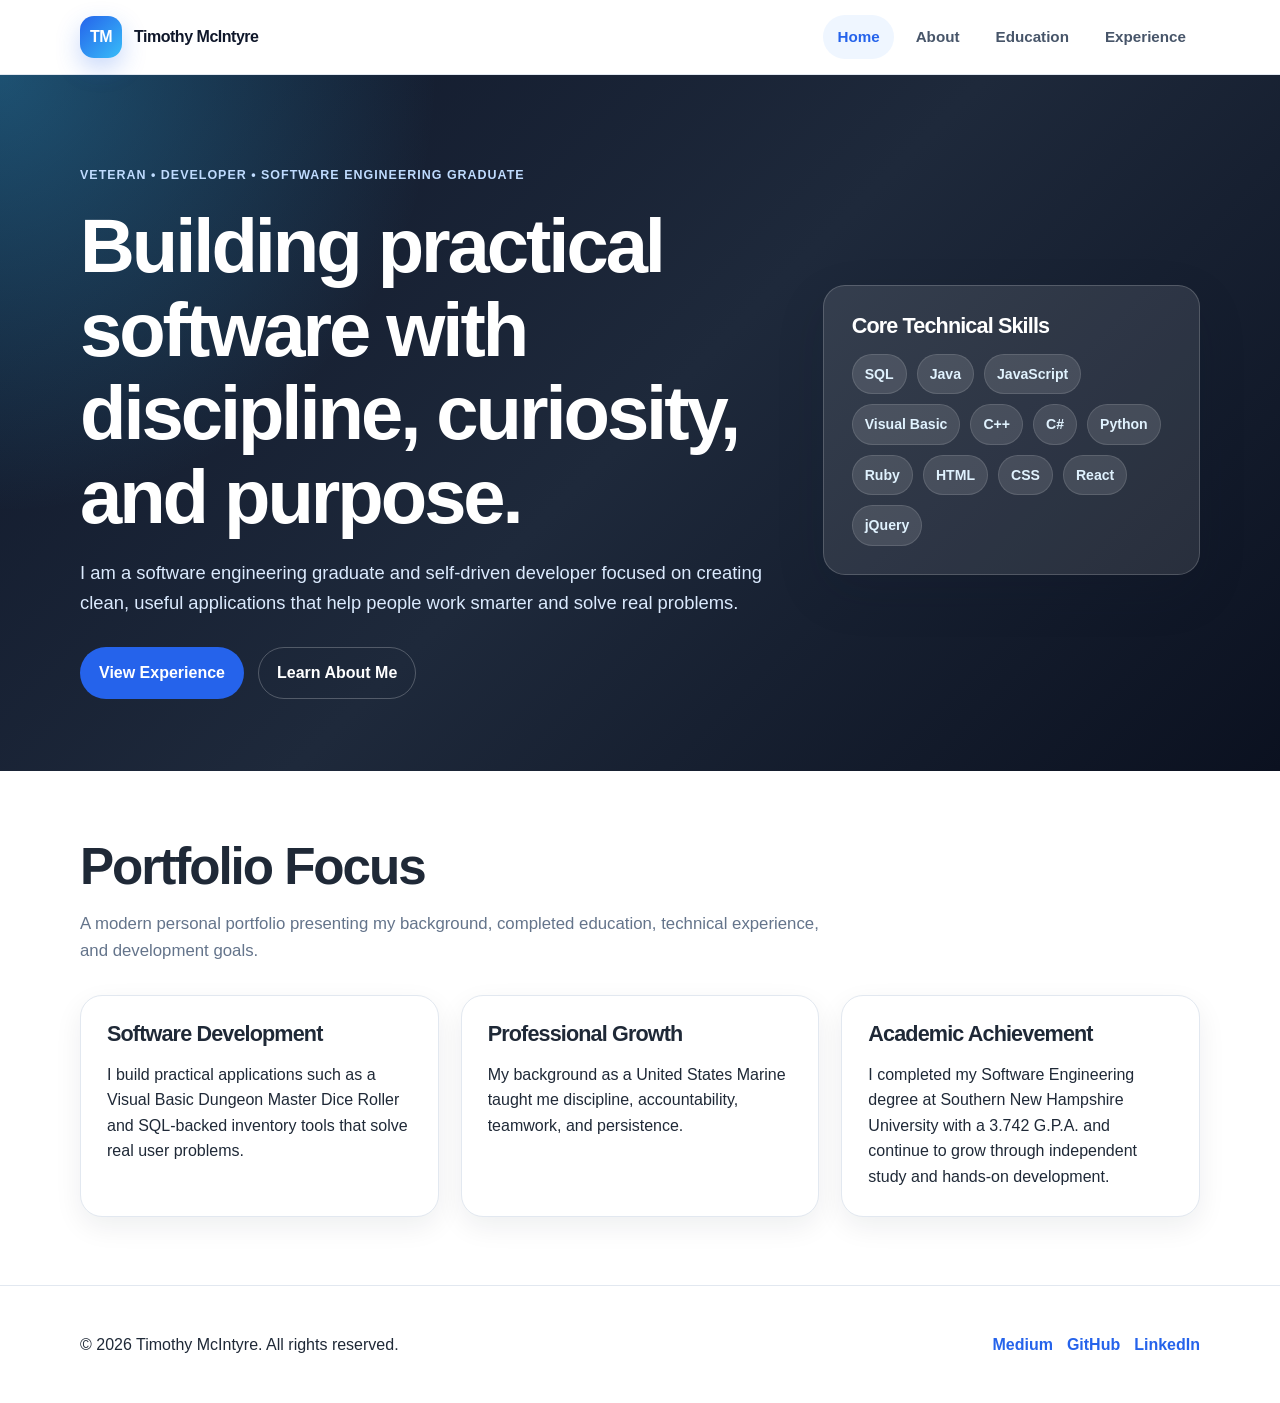
<file: index.html>
<!DOCTYPE html>
<html lang="en">
<head>
  <meta charset="utf-8">
  <meta name="viewport" content="width=device-width, initial-scale=1">
  <meta name="description" content="Portfolio website for Timothy McIntyre, software engineering graduate and developer.">
  <title>Timothy McIntyre | Software Engineer Portfolio</title>
  <link rel="stylesheet" href="style.css">
</head>
<body>
  <header class="site-header">
    <div class="container nav-wrap">
      <a class="logo" href="index.html"><span class="logo-mark">TM</span><span>Timothy McIntyre</span></a>
      <nav class="nav-links" aria-label="Primary navigation">
        <a class="active" href="index.html">Home</a>
        <a href="about.html">About</a>
        <a href="education.html">Education</a>
        <a href="experience.html">Experience</a>
      </nav>
    </div>
  </header>

  <main>
    <section class="hero">
      <div class="container hero-grid">
        <div>
          <p class="eyebrow">Veteran • Developer • Software Engineering Graduate</p>
          <h1>Building practical software with discipline, curiosity, and purpose.</h1>
          <p class="lead">I am a software engineering graduate and self-driven developer focused on creating clean, useful applications that help people work smarter and solve real problems.</p>
          <div class="hero-actions">
            <a class="button primary" href="experience.html">View Experience</a>
            <a class="button secondary" href="about.html">Learn About Me</a>
          </div>
        </div>
        <aside class="hero-card" aria-label="Technical skills overview">
          <h2>Core Technical Skills</h2>
          <div class="skill-cloud">
            <span>SQL</span><span>Java</span><span>JavaScript</span><span>Visual Basic</span><span>C++</span><span>C#</span><span>Python</span><span>Ruby</span><span>HTML</span><span>CSS</span><span>React</span><span>jQuery</span>
          </div>
        </aside>
      </div>
    </section>

    <section class="section light">
      <div class="container">
        <div class="section-title">
          <h2>Portfolio Focus</h2>
          <p>A modern personal portfolio presenting my background, completed education, technical experience, and development goals.</p>
        </div>
        <div class="card-grid">
          <article class="card">
            <h3>Software Development</h3>
            <p>I build practical applications such as a Visual Basic Dungeon Master Dice Roller and SQL-backed inventory tools that solve real user problems.</p>
          </article>
          <article class="card">
            <h3>Professional Growth</h3>
            <p>My background as a United States Marine taught me discipline, accountability, teamwork, and persistence.</p>
          </article>
          <article class="card">
            <h3>Academic Achievement</h3>
            <p>I completed my Software Engineering degree at Southern New Hampshire University with a 3.742 G.P.A. and continue to grow through independent study and hands-on development.</p>
          </article>
        </div>
      </div>
    </section>
  </main>

  <footer class="site-footer">
    <div class="container footer-wrap">
      <p>&copy; 2026 Timothy McIntyre. All rights reserved.</p>
      <div class="footer-links">
        <a href="https://medium.com/">Medium</a>
        <a href="https://github.com/redmarine84">GitHub</a>
        <a href="https://www.linkedin.com/">LinkedIn</a>
      </div>
    </div>
  </footer>
</body>
</html>
</file>
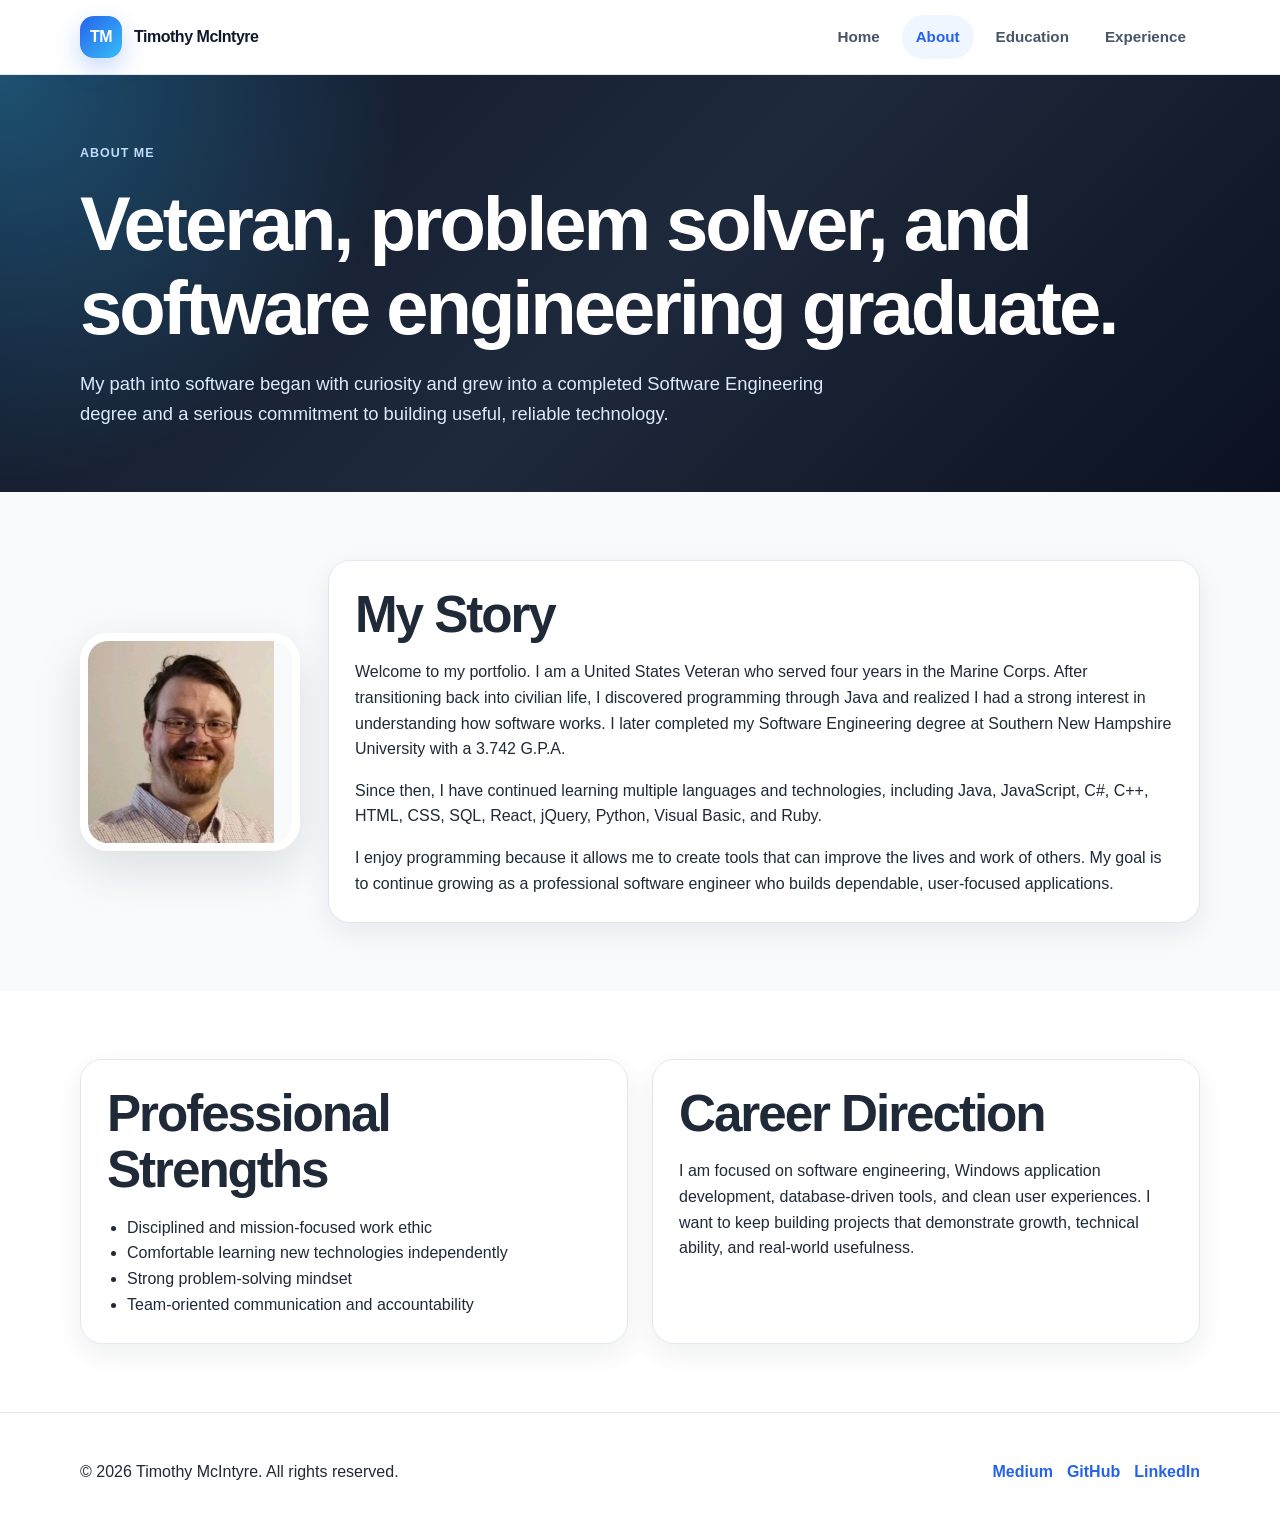
<file: about.html>
<!DOCTYPE html>
<html lang="en">
<head>
  <meta charset="utf-8">
  <meta name="viewport" content="width=device-width, initial-scale=1">
  <meta name="description" content="About Timothy McIntyre, veteran and software developer.">
  <title>About | Timothy McIntyre</title>
  <link rel="stylesheet" href="style.css">
</head>
<body>
  <header class="site-header">
    <div class="container nav-wrap">
      <a class="logo" href="index.html"><span class="logo-mark">TM</span><span>Timothy McIntyre</span></a>
      <nav class="nav-links" aria-label="Primary navigation">
        <a href="index.html">Home</a>
        <a class="active" href="about.html">About</a>
        <a href="education.html">Education</a>
        <a href="experience.html">Experience</a>
      </nav>
    </div>
  </header>

  <main>
    <section class="page-hero">
      <div class="container">
        <p class="eyebrow">About Me</p>
        <h1>Veteran, problem solver, and software engineering graduate.</h1>
        <p class="lead">My path into software began with curiosity and grew into a completed Software Engineering degree and a serious commitment to building useful, reliable technology.</p>
      </div>
    </section>

    <section class="section">
      <div class="container profile-card">
        <div class="profile-image">
          <img src="Profile Pic.png" alt="Timothy McIntyre profile photo">
        </div>
        <div class="card">
          <h2>My Story</h2>
          <p>Welcome to my portfolio. I am a United States Veteran who served four years in the Marine Corps. After transitioning back into civilian life, I discovered programming through Java and realized I had a strong interest in understanding how software works. I later completed my Software Engineering degree at Southern New Hampshire University with a 3.742 G.P.A.</p>
          <p>Since then, I have continued learning multiple languages and technologies, including Java, JavaScript, C#, C++, HTML, CSS, SQL, React, jQuery, Python, Visual Basic, and Ruby.</p>
          <p>I enjoy programming because it allows me to create tools that can improve the lives and work of others. My goal is to continue growing as a professional software engineer who builds dependable, user-focused applications.</p>
        </div>
      </div>
    </section>

    <section class="section light">
      <div class="container two-column">
        <article class="card">
          <h2>Professional Strengths</h2>
          <ul>
            <li>Disciplined and mission-focused work ethic</li>
            <li>Comfortable learning new technologies independently</li>
            <li>Strong problem-solving mindset</li>
            <li>Team-oriented communication and accountability</li>
          </ul>
        </article>
        <article class="card">
          <h2>Career Direction</h2>
          <p>I am focused on software engineering, Windows application development, database-driven tools, and clean user experiences. I want to keep building projects that demonstrate growth, technical ability, and real-world usefulness.</p>
        </article>
      </div>
    </section>
  </main>

  <footer class="site-footer">
    <div class="container footer-wrap">
      <p>&copy; 2026 Timothy McIntyre. All rights reserved.</p>
      <div class="footer-links">
        <a href="https://medium.com/">Medium</a>
        <a href="https://github.com/redmarine84">GitHub</a>
        <a href="https://www.linkedin.com/">LinkedIn</a>
      </div>
    </div>
  </footer>
</body>
</html>
</file>
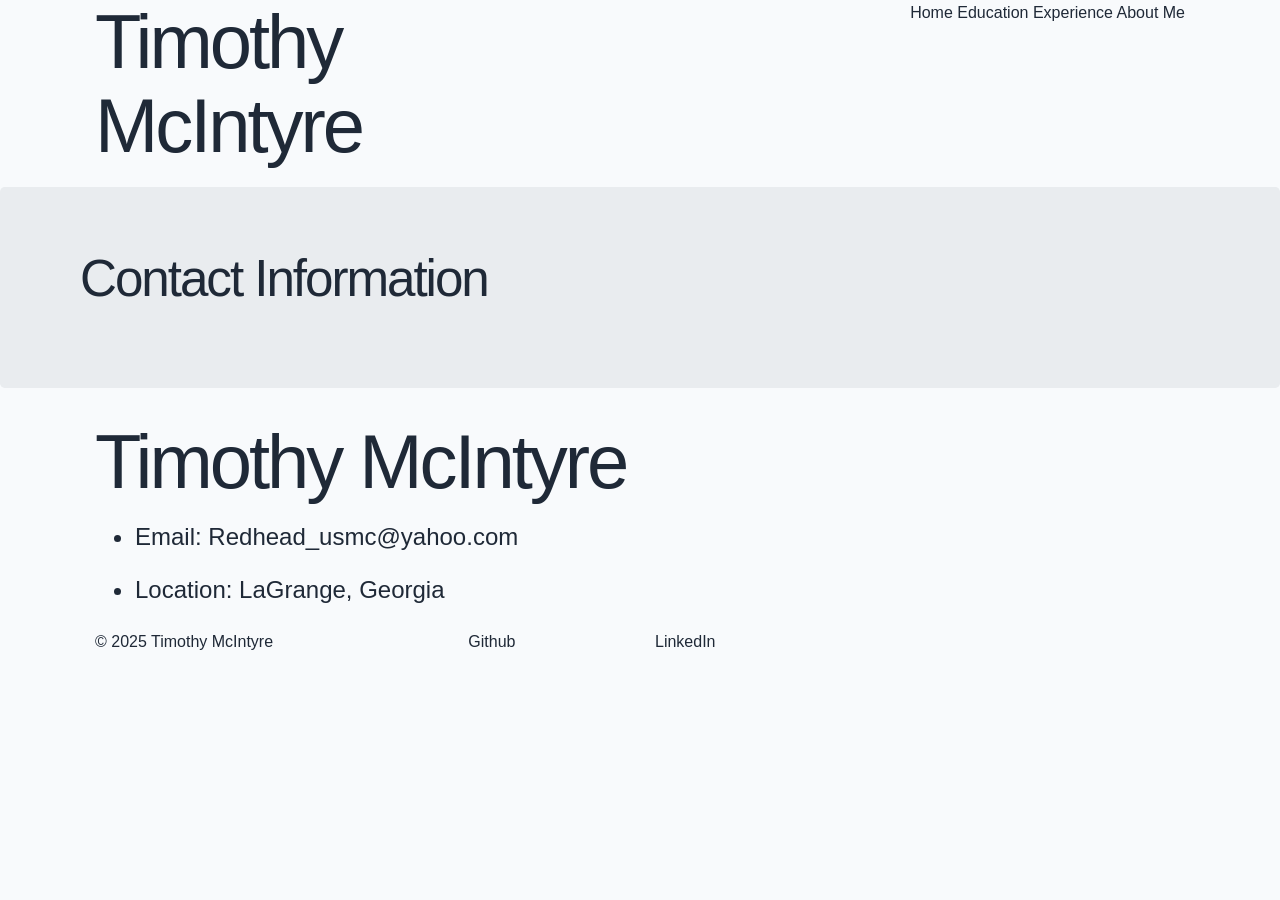
<file: contact.html>
<!DOCTYPE html>
<html lang="en">
  <head>
    <title>My Personal Portfolio</title>
    <meta charset="utf-8" />
    <link rel="stylesheet" href="https://stackpath.bootstrapcdn.com/bootstrap/4.3.1/css/bootstrap.min.css" integrity="sha384-ggOyR0iXCbMQv3Xipma34MD+dH/1fQ784/j6cY/iJTQUOhcWr7x9JvoRxT2MZw1T" crossorigin="anonymous">
    <link href='https://fonts.googleapis.com/css?family=Roboto:300,400,700' rel='stylesheet' type='text/css'>
    <link href="style.css" type="text/css" rel="stylesheet">
  </head>
  <body>
<header class='container'>
      <div class='row'>
        <h1 class=col-sm-6>Timothy McIntyre</h1>
        <nav class='col-sm-6 text-right'>
          <a href='index.html'>Home</a>
          <a href='education.html'>Education</a>
          <a href='experience.html'>Experience</a>
          <a href='about.html'>About Me</a>
        </nav>
      </div>
    </header>
 <section class='jumbotron'>
      <div class='container'>
        <div class='row'>
          <h2>Contact Information</h2>          
        </div>
      </div>
    </section>
    <section class='container'>
      <div class='row'>
        <h1 class='col-sm-8'>Timothy McIntyre</h1>
        <h4 class='col-sm-8'><ul>
          <li>Email: Redhead_usmc@yahoo.com</li>
          </ul>
        </h4>
      </div>
      
      <div class='row'>
        <h4 class='col-sm-8'><ul>
          <li>Location: LaGrange, Georgia</li>
          </ul></h4>
      </div>
    </section>
<footer class='container'>
      <div class='row'>
        <p class='col-sm-4'>&copy; 2025 Timothy McIntyre</p>        
        <div class='col-sm-2'><a href='https://github.com/redmarine1984'>Github</a>
        </div>
        <div class='col-sm-2'><a href='https://www.linkedin.com/in/timothy-mcintyre-09014a194/'>LinkedIn</a>
        </div>
      </div>
    </footer>
</file>
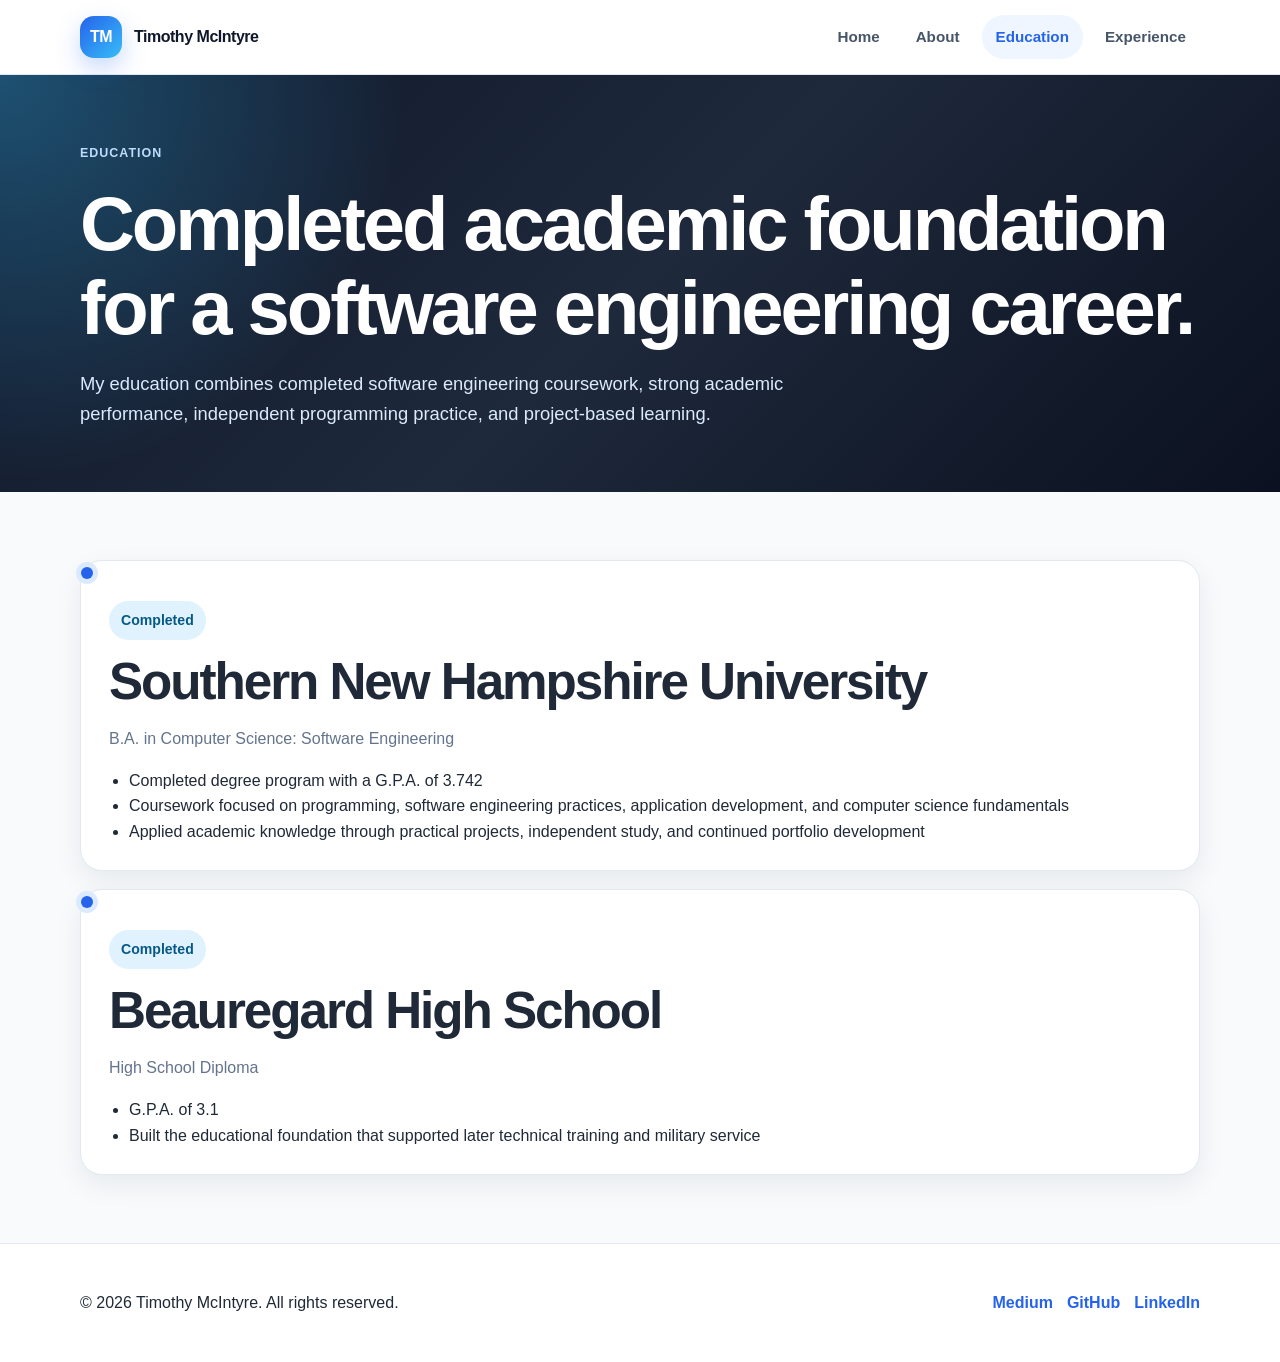
<file: education.html>
<!DOCTYPE html>
<html lang="en">
<head>
  <meta charset="utf-8">
  <meta name="viewport" content="width=device-width, initial-scale=1">
  <meta name="description" content="Completed education background for Timothy McIntyre, including SNHU academic achievement.">
  <title>Education | Timothy McIntyre</title>
  <link rel="stylesheet" href="style.css">
</head>
<body>
  <header class="site-header">
    <div class="container nav-wrap">
      <a class="logo" href="index.html"><span class="logo-mark">TM</span><span>Timothy McIntyre</span></a>
      <nav class="nav-links" aria-label="Primary navigation">
        <a href="index.html">Home</a>
        <a href="about.html">About</a>
        <a class="active" href="education.html">Education</a>
        <a href="experience.html">Experience</a>
      </nav>
    </div>
  </header>

  <main>
    <section class="page-hero">
      <div class="container">
        <p class="eyebrow">Education</p>
        <h1>Completed academic foundation for a software engineering career.</h1>
        <p class="lead">My education combines completed software engineering coursework, strong academic performance, independent programming practice, and project-based learning.</p>
      </div>
    </section>

    <section class="section">
      <div class="container timeline">
        <article class="card timeline-item">
          <p class="tag">Completed</p>
          <h2>Southern New Hampshire University</h2>
          <p class="muted">B.A. in Computer Science: Software Engineering</p>
          <ul>
            <li>Completed degree program with a G.P.A. of 3.742</li>
            <li>Coursework focused on programming, software engineering practices, application development, and computer science fundamentals</li>
            <li>Applied academic knowledge through practical projects, independent study, and continued portfolio development</li>
          </ul>
        </article>
        <article class="card timeline-item">
          <p class="tag">Completed</p>
          <h2>Beauregard High School</h2>
          <p class="muted">High School Diploma</p>
          <ul>
            <li>G.P.A. of 3.1</li>
            <li>Built the educational foundation that supported later technical training and military service</li>
          </ul>
        </article>
      </div>
    </section>
  </main>

  <footer class="site-footer">
    <div class="container footer-wrap">
      <p>&copy; 2026 Timothy McIntyre. All rights reserved.</p>
      <div class="footer-links">
        <a href="https://medium.com/">Medium</a>
        <a href="https://github.com/redmarine84">GitHub</a>
        <a href="https://www.linkedin.com/">LinkedIn</a>
      </div>
    </div>
  </footer>
</body>
</html>
</file>
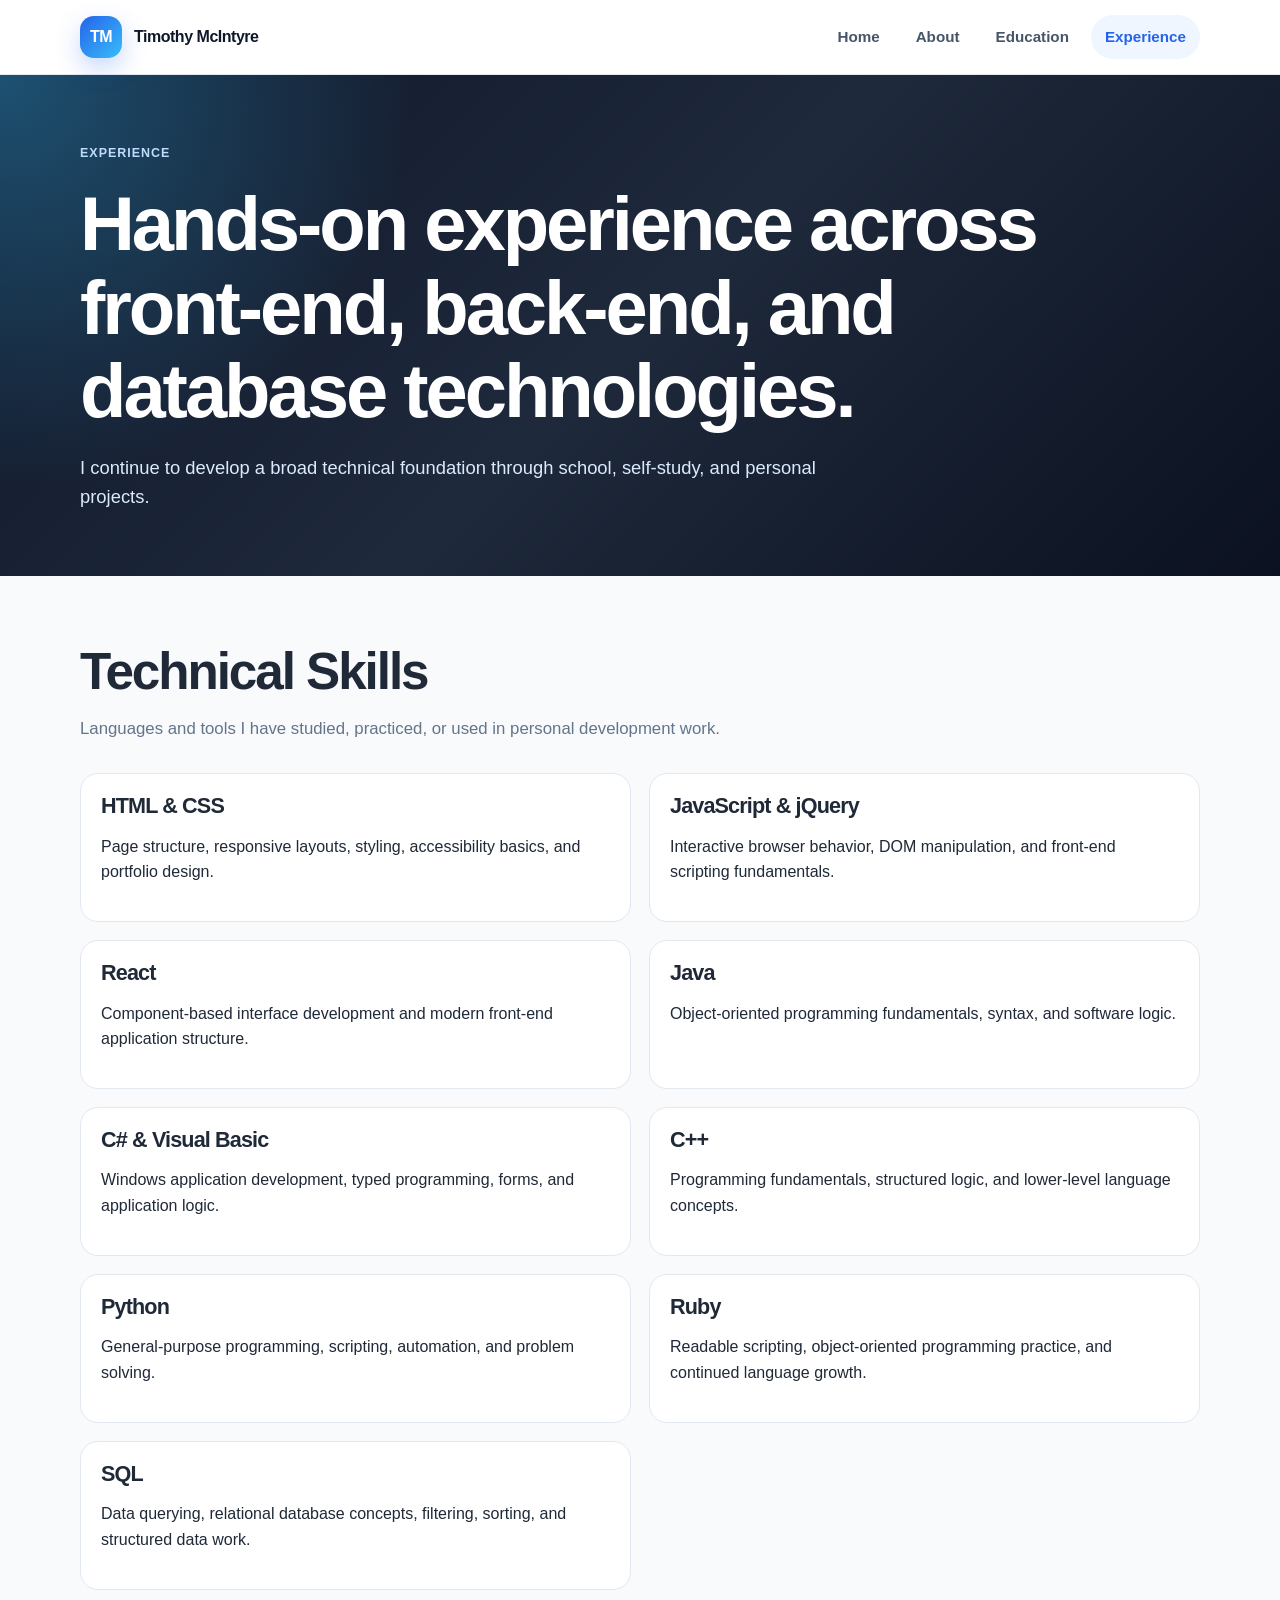
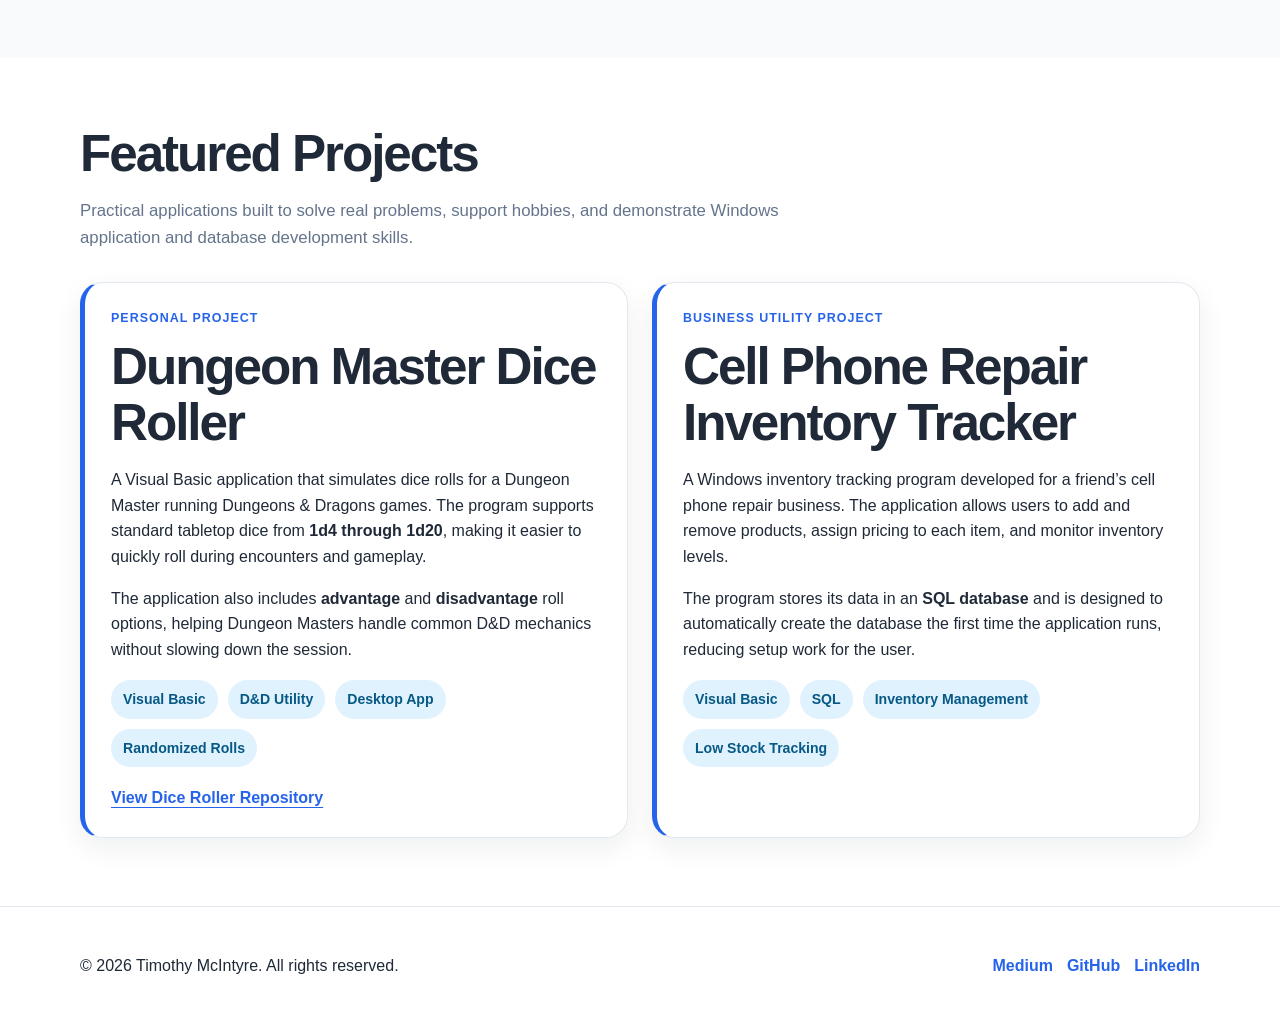
<file: experience.html>
<!DOCTYPE html>
<html lang="en">
<head>
  <meta charset="utf-8">
  <meta name="viewport" content="width=device-width, initial-scale=1">
  <meta name="description" content="Technical experience and projects for Timothy McIntyre.">
  <title>Experience | Timothy McIntyre</title>
  <link rel="stylesheet" href="style.css">
</head>
<body>
  <header class="site-header">
    <div class="container nav-wrap">
      <a class="logo" href="index.html"><span class="logo-mark">TM</span><span>Timothy McIntyre</span></a>
      <nav class="nav-links" aria-label="Primary navigation">
        <a href="index.html">Home</a>
        <a href="about.html">About</a>
        <a href="education.html">Education</a>
        <a class="active" href="experience.html">Experience</a>
      </nav>
    </div>
  </header>

  <main>
    <section class="page-hero">
      <div class="container">
        <p class="eyebrow">Experience</p>
        <h1>Hands-on experience across front-end, back-end, and database technologies.</h1>
        <p class="lead">I continue to develop a broad technical foundation through school, self-study, and personal projects.</p>
      </div>
    </section>

    <section class="section">
      <div class="container">
        <div class="section-title">
          <h2>Technical Skills</h2>
          <p>Languages and tools I have studied, practiced, or used in personal development work.</p>
        </div>
        <div class="experience-list">
          <article class="experience-item"><h3>HTML & CSS</h3><p>Page structure, responsive layouts, styling, accessibility basics, and portfolio design.</p></article>
          <article class="experience-item"><h3>JavaScript & jQuery</h3><p>Interactive browser behavior, DOM manipulation, and front-end scripting fundamentals.</p></article>
          <article class="experience-item"><h3>React</h3><p>Component-based interface development and modern front-end application structure.</p></article>
          <article class="experience-item"><h3>Java</h3><p>Object-oriented programming fundamentals, syntax, and software logic.</p></article>
          <article class="experience-item"><h3>C# & Visual Basic</h3><p>Windows application development, typed programming, forms, and application logic.</p></article>
          <article class="experience-item"><h3>C++</h3><p>Programming fundamentals, structured logic, and lower-level language concepts.</p></article>
          <article class="experience-item"><h3>Python</h3><p>General-purpose programming, scripting, automation, and problem solving.</p></article>
          <article class="experience-item"><h3>Ruby</h3><p>Readable scripting, object-oriented programming practice, and continued language growth.</p></article>
          <article class="experience-item"><h3>SQL</h3><p>Data querying, relational database concepts, filtering, sorting, and structured data work.</p></article>
        </div>
      </div>
    </section>

    <section class="section light">
      <div class="container">
        <div class="section-title">
          <h2>Featured Projects</h2>
          <p>Practical applications built to solve real problems, support hobbies, and demonstrate Windows application and database development skills.</p>
        </div>
        <div class="project-grid">
          <article class="card project-highlight">
            <p class="project-label">Personal Project</p>
            <h2>Dungeon Master Dice Roller</h2>
            <p>A Visual Basic application that simulates dice rolls for a Dungeon Master running Dungeons & Dragons games. The program supports standard tabletop dice from <strong>1d4 through 1d20</strong>, making it easier to quickly roll during encounters and gameplay.</p>
            <p>The application also includes <strong>advantage</strong> and <strong>disadvantage</strong> roll options, helping Dungeon Masters handle common D&D mechanics without slowing down the session.</p>
            <div class="tag-list">
              <span class="tag">Visual Basic</span>
              <span class="tag">D&D Utility</span>
              <span class="tag">Desktop App</span>
              <span class="tag">Randomized Rolls</span>
            </div>
            <a class="text-link" href="https://github.com/redmarine1984/DungeonMasterDiceRoller">View Dice Roller Repository</a>
          </article>
          <article class="card project-highlight">
            <p class="project-label">Business Utility Project</p>
            <h2>Cell Phone Repair Inventory Tracker</h2>
            <p>A Windows inventory tracking program developed for a friend’s cell phone repair business. The application allows users to add and remove products, assign pricing to each item, and monitor inventory levels.</p>
            <p>The program stores its data in an <strong>SQL database</strong> and is designed to automatically create the database the first time the application runs, reducing setup work for the user.</p>
            <div class="tag-list">
              <span class="tag">Visual Basic</span>
              <span class="tag">SQL</span>
              <span class="tag">Inventory Management</span>
              <span class="tag">Low Stock Tracking</span>
            </div>
          </article>
        </div>
      </div>
    </section>
  </main>

  <footer class="site-footer">
    <div class="container footer-wrap">
      <p>&copy; 2026 Timothy McIntyre. All rights reserved.</p>
      <div class="footer-links">
        <a href="https://medium.com/">Medium</a>
        <a href="https://github.com/redmarine84">GitHub</a>
        <a href="https://www.linkedin.com/">LinkedIn</a>
      </div>
    </div>
  </footer>
</body>
</html>
</file>
<file: style.css>
:root {
  --bg: #0f172a;
  --bg-soft: #111827;
  --card: #ffffff;
  --text: #1f2937;
  --muted: #64748b;
  --primary: #2563eb;
  --primary-dark: #1d4ed8;
  --accent: #38bdf8;
  --line: #e2e8f0;
  --shadow: 0 18px 50px rgba(15, 23, 42, 0.12);
  --radius: 22px;
  --max-width: 1120px;
}

* {
  box-sizing: border-box;
}

html {
  scroll-behavior: smooth;
}

body {
  margin: 0;
  font-family: Arial, Helvetica, sans-serif;
  color: var(--text);
  background: #f8fafc;
  line-height: 1.6;
}

img {
  max-width: 100%;
  display: block;
}

a {
  color: inherit;
  text-decoration: none;
}

.container {
  width: min(100% - 32px, var(--max-width));
  margin: 0 auto;
}

.site-header {
  position: sticky;
  top: 0;
  z-index: 10;
  background: rgba(255, 255, 255, 0.9);
  border-bottom: 1px solid var(--line);
  backdrop-filter: blur(12px);
}

.nav-wrap {
  min-height: 74px;
  display: flex;
  align-items: center;
  justify-content: space-between;
  gap: 24px;
}

.logo {
  display: inline-flex;
  align-items: center;
  gap: 12px;
  font-weight: 800;
  letter-spacing: -0.03em;
  color: var(--bg);
}

.logo-mark {
  width: 42px;
  height: 42px;
  border-radius: 14px;
  display: grid;
  place-items: center;
  color: white;
  background: linear-gradient(135deg, var(--primary), var(--accent));
  box-shadow: 0 10px 25px rgba(37, 99, 235, 0.25);
}

.nav-links {
  display: flex;
  align-items: center;
  flex-wrap: wrap;
  gap: 8px;
}

.nav-links a {
  padding: 10px 14px;
  border-radius: 999px;
  color: #475569;
  font-weight: 700;
  font-size: 0.95rem;
}

.nav-links a:hover,
.nav-links a.active {
  color: var(--primary);
  background: #eff6ff;
}

.hero,
.page-hero {
  color: #ffffff;
  background:
    radial-gradient(circle at top left, rgba(56, 189, 248, 0.35), transparent 30%),
    linear-gradient(135deg, #0f172a 0%, #1e293b 50%, #0b1120 100%);
}

.hero {
  padding: 86px 0 72px;
}

.page-hero {
  padding: 64px 0;
}

.hero-grid {
  display: grid;
  grid-template-columns: 1.3fr 0.7fr;
  gap: 42px;
  align-items: center;
}

.eyebrow {
  display: inline-flex;
  align-items: center;
  gap: 8px;
  margin: 0 0 18px;
  color: #bfdbfe;
  font-weight: 800;
  letter-spacing: 0.08em;
  text-transform: uppercase;
  font-size: 0.78rem;
}

h1,
h2,
h3 {
  margin-top: 0;
  line-height: 1.1;
  letter-spacing: -0.04em;
}

h1 {
  margin-bottom: 20px;
  font-size: clamp(2.35rem, 6vw, 4.75rem);
}

h2 {
  margin-bottom: 16px;
  font-size: clamp(2rem, 4vw, 3.25rem);
}

h3 {
  margin-bottom: 12px;
  font-size: 1.35rem;
}

.lead {
  max-width: 760px;
  margin: 0 0 28px;
  color: #dbeafe;
  font-size: 1.15rem;
}

.page-hero .lead {
  margin-bottom: 0;
}

.hero-actions {
  display: flex;
  flex-wrap: wrap;
  gap: 14px;
  margin-top: 30px;
}

.button {
  display: inline-flex;
  justify-content: center;
  align-items: center;
  min-height: 46px;
  padding: 12px 18px;
  border-radius: 999px;
  border: 1px solid transparent;
  font-weight: 800;
}

.button.primary {
  background: var(--primary);
  color: white;
}

.button.primary:hover {
  background: var(--primary-dark);
}

.button.secondary {
  border-color: rgba(255, 255, 255, 0.24);
  color: #ffffff;
}

.button.secondary:hover {
  background: rgba(255, 255, 255, 0.1);
}

.hero-card {
  padding: 28px;
  border-radius: var(--radius);
  background: rgba(255, 255, 255, 0.1);
  border: 1px solid rgba(255, 255, 255, 0.18);
  box-shadow: var(--shadow);
}

.hero-card h2 {
  font-size: 1.35rem;
  margin-bottom: 16px;
}

.skill-cloud {
  display: flex;
  flex-wrap: wrap;
  gap: 10px;
}

.skill-cloud span,
.tag {
  display: inline-flex;
  align-items: center;
  padding: 8px 12px;
  border-radius: 999px;
  background: #e0f2fe;
  color: #075985;
  font-weight: 800;
  font-size: 0.88rem;
}

.hero-card .skill-cloud span {
  color: #e0f2fe;
  background: rgba(255, 255, 255, 0.12);
  border: 1px solid rgba(255, 255, 255, 0.12);
}

.section {
  padding: 68px 0;
}

.section.light {
  background: #ffffff;
}

.section-title {
  max-width: 740px;
  margin-bottom: 30px;
}

.section-title p {
  margin: 0;
  color: var(--muted);
  font-size: 1.05rem;
}

.card-grid {
  display: grid;
  grid-template-columns: repeat(3, 1fr);
  gap: 22px;
}

.two-column {
  display: grid;
  grid-template-columns: repeat(2, 1fr);
  gap: 24px;
}

.card {
  padding: 26px;
  border: 1px solid var(--line);
  border-radius: var(--radius);
  background: var(--card);
  box-shadow: 0 10px 28px rgba(15, 23, 42, 0.07);
}

.card p:last-child,
.card ul:last-child {
  margin-bottom: 0;
}

.card ul {
  padding-left: 20px;
}

.muted {
  color: var(--muted);
}

.profile-card {
  display: grid;
  grid-template-columns: 220px 1fr;
  gap: 28px;
  align-items: center;
}

.profile-image {
  overflow: hidden;
  border-radius: 28px;
  border: 8px solid #ffffff;
  box-shadow: var(--shadow);
}

.timeline {
  display: grid;
  gap: 18px;
}

.timeline-item {
  position: relative;
  padding-left: 28px;
}

.timeline-item::before {
  content: "";
  position: absolute;
  left: 0;
  top: 6px;
  width: 12px;
  height: 12px;
  border-radius: 50%;
  background: var(--primary);
  box-shadow: 0 0 0 5px #dbeafe;
}

.experience-list {
  display: grid;
  grid-template-columns: repeat(2, 1fr);
  gap: 18px;
}

.experience-item {
  padding: 20px;
  border: 1px solid var(--line);
  border-radius: 18px;
  background: #ffffff;
}

.experience-item h3 {
  margin-bottom: 6px;
}

.project-highlight {
  border-left: 5px solid var(--primary);
}

.project-grid {
  display: grid;
  grid-template-columns: repeat(2, minmax(0, 1fr));
  gap: 24px;
}

.project-label {
  margin: 0 0 10px;
  color: var(--primary);
  font-weight: 900;
  font-size: 0.78rem;
  letter-spacing: 0.08em;
  text-transform: uppercase;
}

.tag-list {
  display: flex;
  flex-wrap: wrap;
  gap: 10px;
  margin: 18px 0;
}

.text-link {
  color: var(--primary);
  font-weight: 900;
  text-decoration: underline;
  text-underline-offset: 4px;
}

.text-link:hover {
  color: var(--primary-dark);
}

.site-footer {
  padding: 30px 0;
  border-top: 1px solid var(--line);
  background: #ffffff;
}

.footer-wrap {
  display: flex;
  justify-content: space-between;
  align-items: center;
  gap: 20px;
  flex-wrap: wrap;
}

.footer-links {
  display: flex;
  gap: 14px;
  flex-wrap: wrap;
}

.footer-links a {
  color: var(--primary);
  font-weight: 800;
}

@media (max-width: 860px) {
  .nav-wrap,
  .footer-wrap {
    align-items: flex-start;
    flex-direction: column;
  }

  .hero-grid,
  .card-grid,
  .two-column,
  .project-grid,
  .experience-list,
  .profile-card {
    grid-template-columns: 1fr;
  }

  .hero,
  .page-hero {
    padding: 54px 0;
  }

  .section {
    padding: 48px 0;
  }
}
</file>
